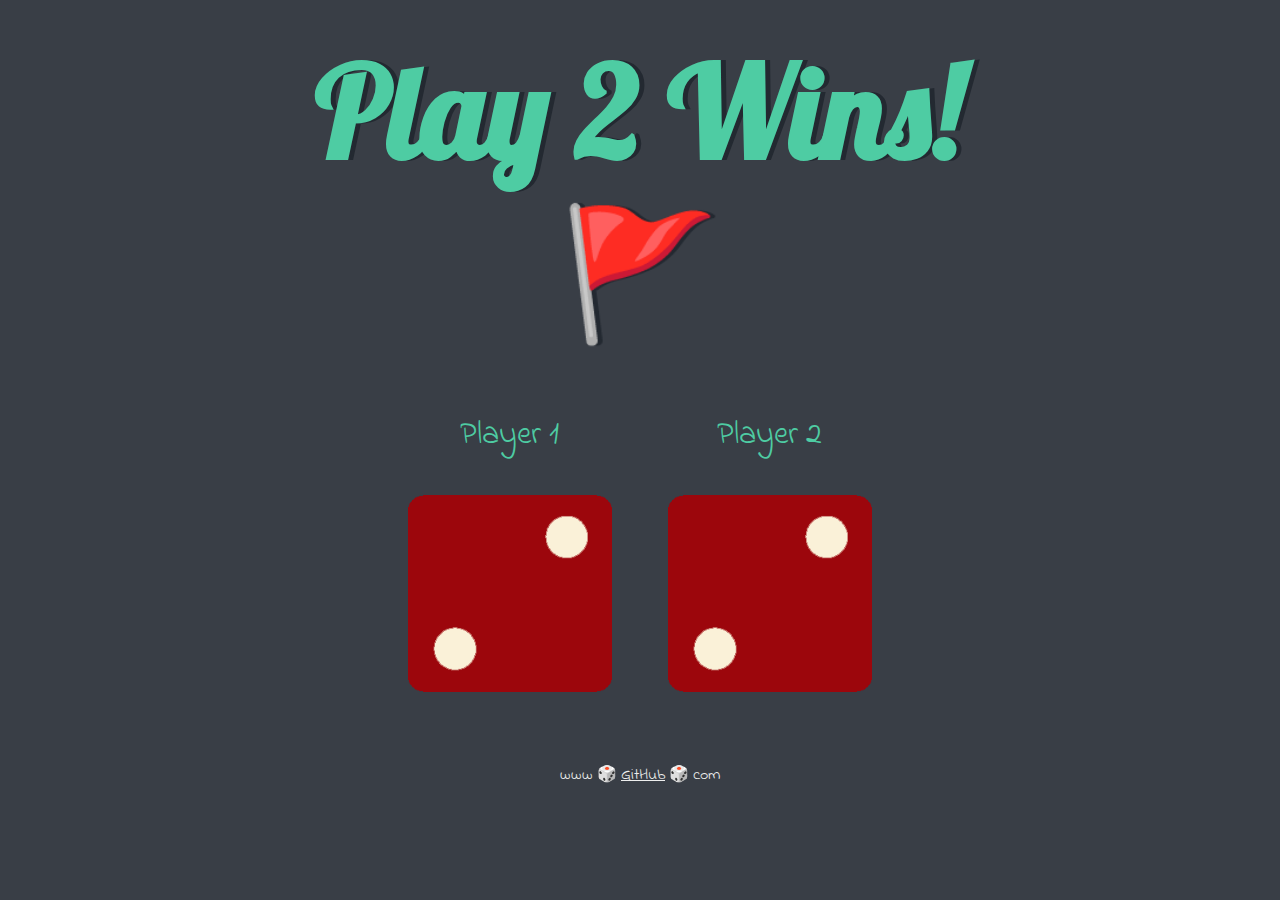
<file: DiceChallenge/index.html>
<!DOCTYPE html>
<html lang="en" dir="ltr">
  <head>
    <meta charset="utf-8">
    <title>Dicee</title>
    <link rel="stylesheet" href="styles.css">
    <link href="https://fonts.googleapis.com/css?family=Indie+Flower|Lobster" rel="stylesheet">
  </head>
  <body>

    <div class="container">
      <h1>Refresh Me</h1>

      <div class="dice">
        <p>Player 1</p>
        <img class="img1" src="dice6.png" alt="dice-img">
      </div>

      <div class="dice">
        <p>Player 2</p>
        <img class="img2" src="dice6.png" alt="dice-img">
      </div>

    </div>
    <script src="index.js" charset="utf-8"></script>
  </body>

  <footer>
    www 🎲 <a href="github.com/Sourav459000">GitHub</a> 🎲 com
  </footer>
</html>
</file>
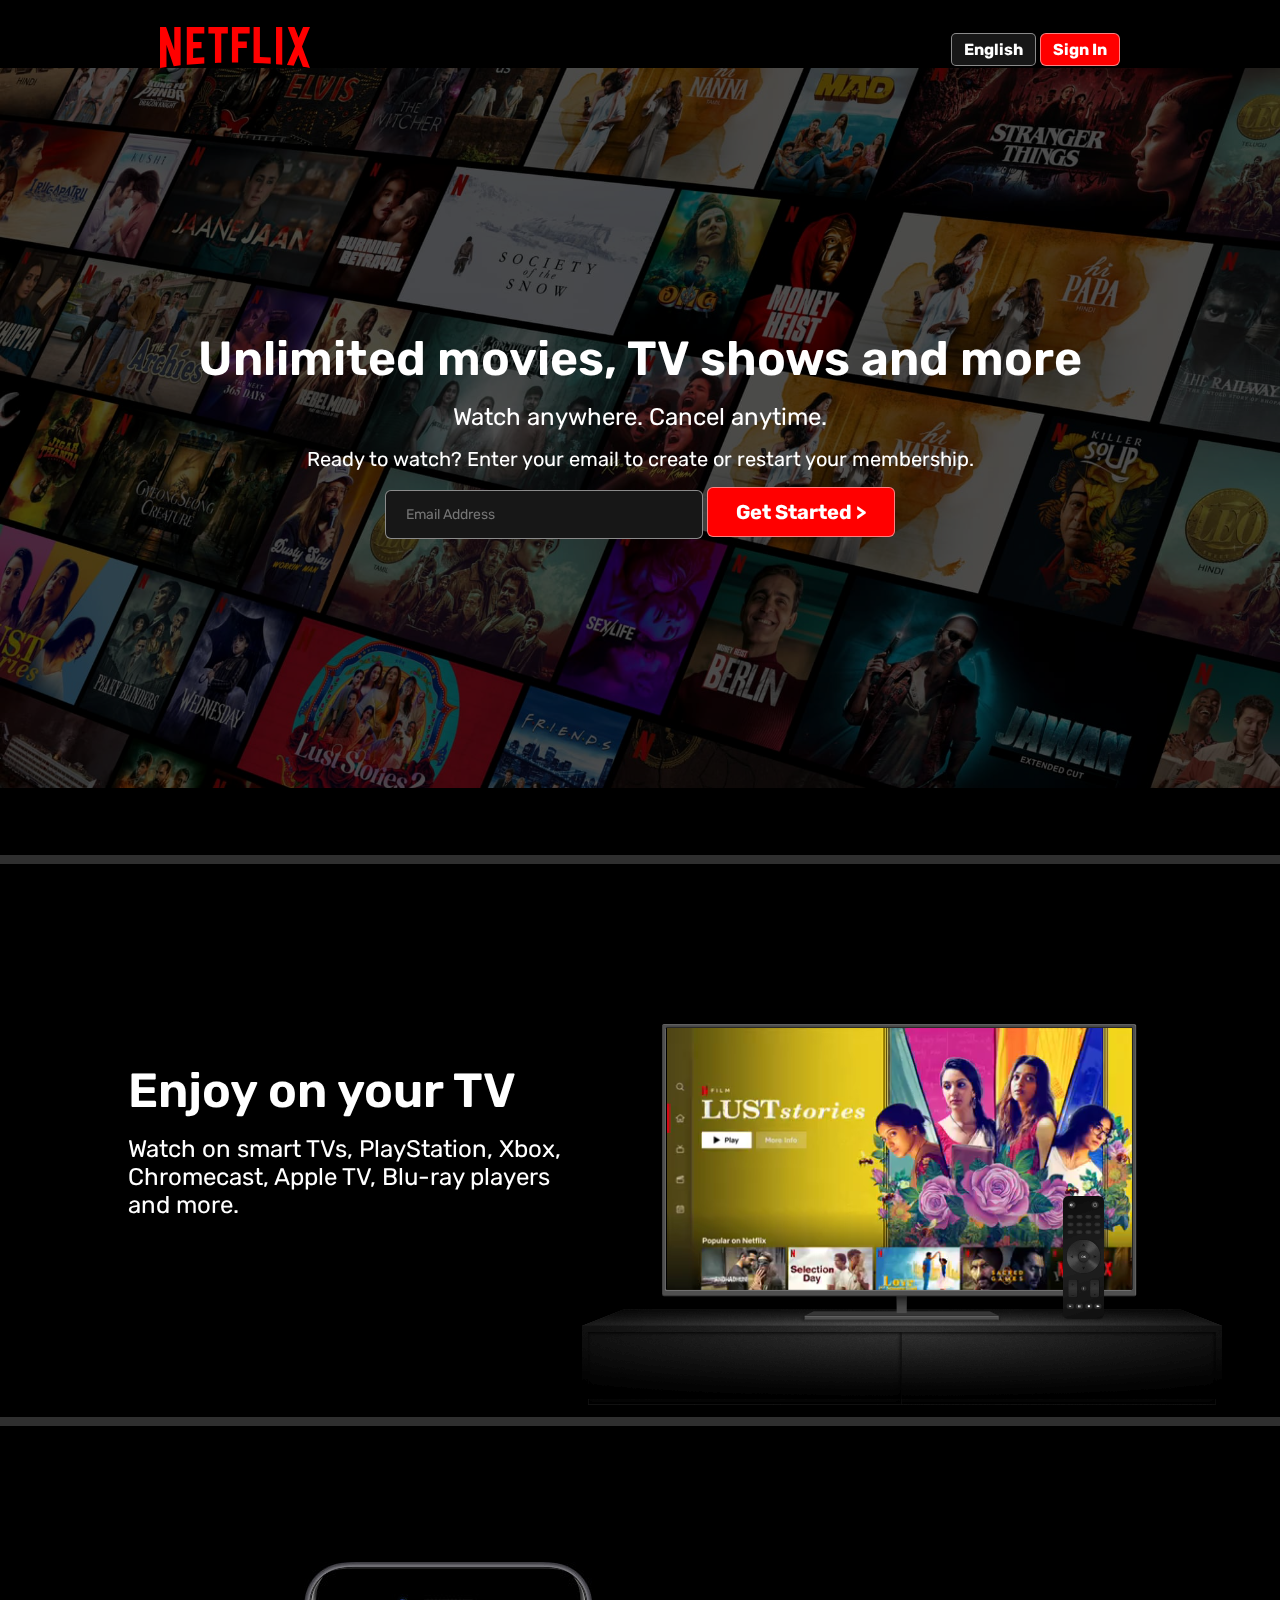
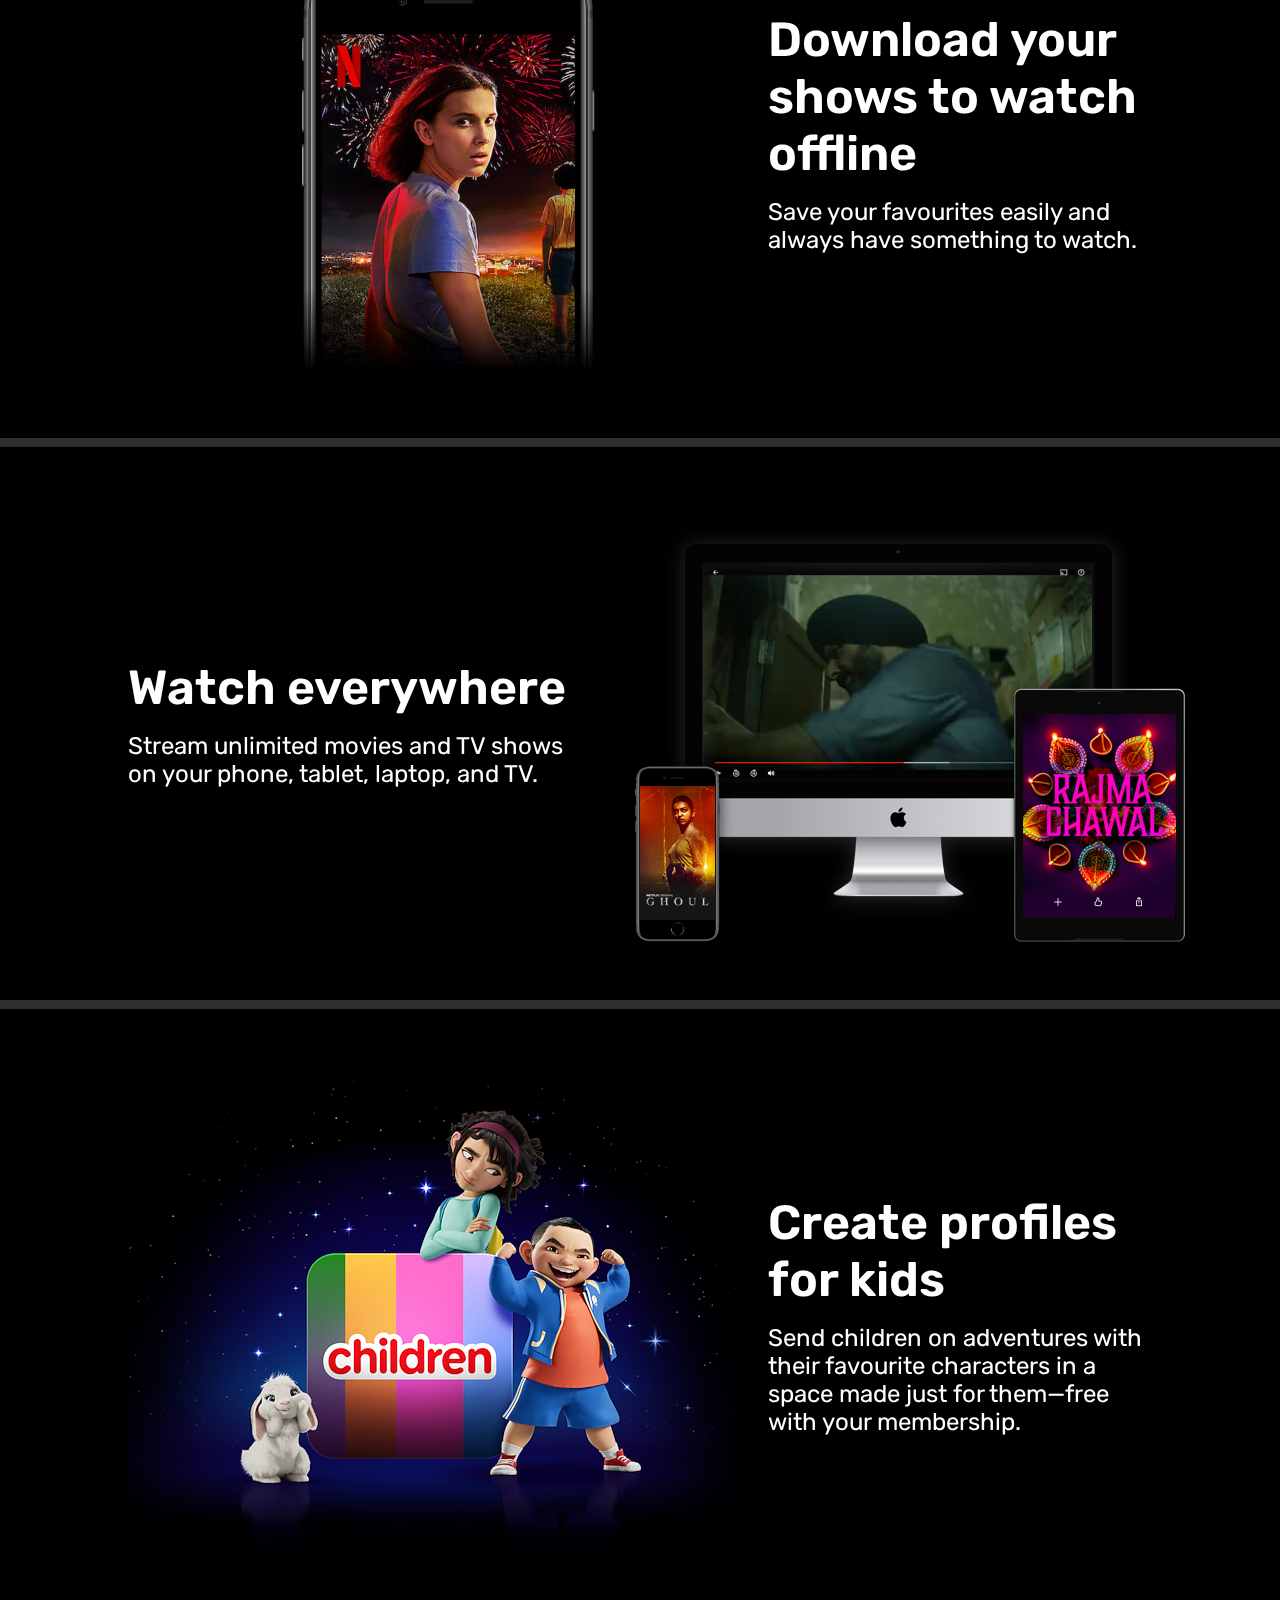
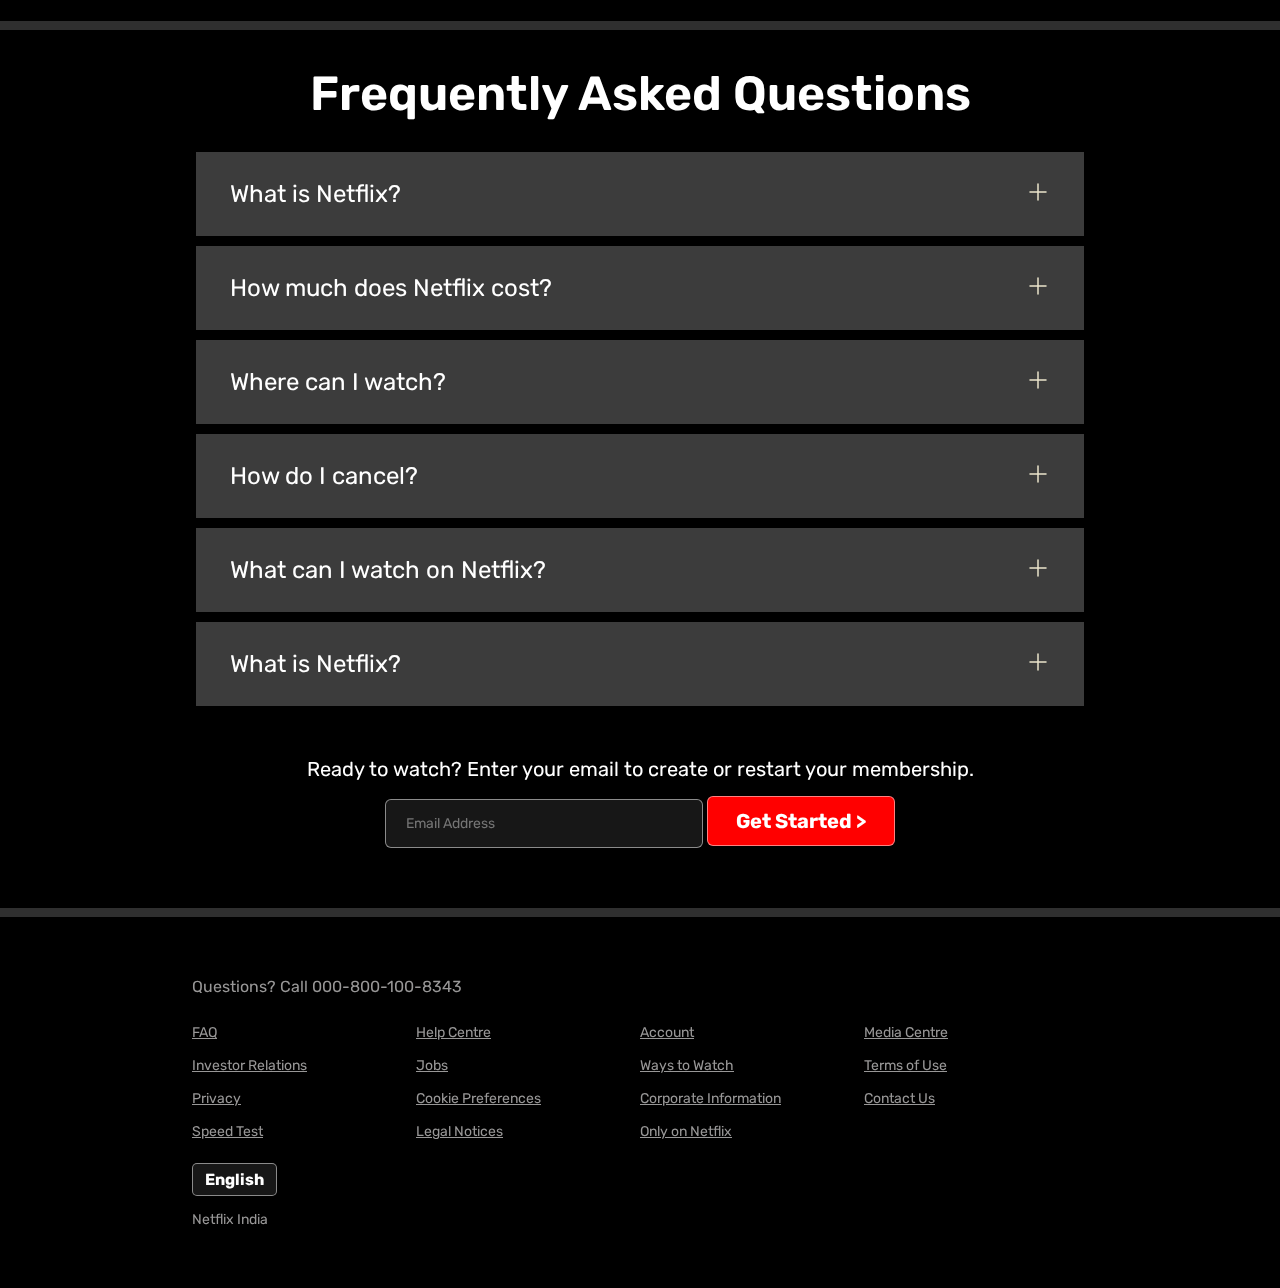
<file: Netflix Clone/index.html>
<!DOCTYPE html>
<html lang="en">

<head>
    <meta charset="UTF-8">
    <meta name="viewport" content="width=device-width, initial-scale=1.0">
    <title>Netflix India - Watch TV Shows Online, Watch Movies Online</title>
    <link rel="stylesheet" href="style.css">
    <link rel="shortcut icon" href="favicon.ico" type="image/x-icon">
</head>

<body>

    <div class="main">
        <nav>
            <span><img width="150" src="assests/images/logo.svg" alt=""></span>
            <div class="flex">
                <button class="btn">English</button>
                <button class="btn btn-red-sm">Sign In</button>
            </div>
        </nav>
        <div class="box">

        </div>
        <div class="hero">
            <span>Unlimited movies, TV shows and more</span>
            <span>Watch anywhere. Cancel anytime.</span>
            <span>Ready to watch? Enter your email to create or restart your membership.</span>
            <div>
                <input type="email" placeholder="Email Address" required>
                <button class="btn btn-red">Get Started &gt;</button>
            </div>
        </div>
    </div>

    <hr>

    <section class="first">
        <div class="text">
            <span>Enjoy on your TV</span>
            <span>Watch on smart TVs, PlayStation, Xbox, Chromecast, Apple TV, Blu-ray players and more.</span>
        </div>
        <div class="FirstImg">
            <img src="assests/images/tv.png" alt="">
            <video src="assests/videos/tv.m4v" autoplay loop></video>
        </div>
    </section>

    <hr>

    <section class="second">
        <div class="secondImg">
            <img src="assests/images/img2.jpg" alt="">
        </div>
        <div class="text2">
            <span>Download your shows to watch offline</span>
            <span>Save your favourites easily and always have something to watch.</span>
        </div>
    </section>

    <hr>

    <section class="first">
        <div class="text">
            <span>Watch everywhere</span>
            <span>Stream unlimited movies and TV shows on your phone, tablet, laptop, and TV.</span>
        </div>
        <div class="FirstImg third">
            <img src="assests/images/tv3.png" alt="">
            <video src="assests/videos/tv3.m4v" autoplay loop></video>
        </div>
    </section>

    <hr>

    <section class="second">
        <div class="secondImg">
            <img src="assests/images/img4.png" alt="">
        </div>
        <div class="text2">
            <span>Create profiles for kids</span>
            <span>Send children on adventures with their favourite characters in a space made just for them—free with
                your membership.</span>
        </div>
    </section>

    <hr>

    <section class="faq">
        <h2>Frequently Asked Questions</h2>
        <div class="box">
            <span>What is Netflix?</span>
            <svg width="24" height="24" viewBox="0 0 24 24" fill="white" xmlns="http://www.w3.org/2000/svg">
                <path d="M12 4V20" stroke="#141B34" stroke-width="1.5" stroke-linecap="round" stroke-linejoin="round" />
                <path d="M4 12H20" stroke="#141B34" stroke-width="1.5" stroke-linecap="round" stroke-linejoin="round" />
            </svg>
        </div>
        <div class="box">
            <span>How much does Netflix cost?</span>
            <svg width="24" height="24" viewBox="0 0 24 24" fill="white" xmlns="http://www.w3.org/2000/svg">
                <path d="M12 4V20" stroke="#141B34" stroke-width="1.5" stroke-linecap="round" stroke-linejoin="round" />
                <path d="M4 12H20" stroke="#141B34" stroke-width="1.5" stroke-linecap="round" stroke-linejoin="round" />
            </svg>
        </div>
        <div class="box">
            <span>Where can I watch?</span>
            <svg width="24" height="24" viewBox="0 0 24 24" fill="white" xmlns="http://www.w3.org/2000/svg">
                <path d="M12 4V20" stroke="#141B34" stroke-width="1.5" stroke-linecap="round" stroke-linejoin="round" />
                <path d="M4 12H20" stroke="#141B34" stroke-width="1.5" stroke-linecap="round" stroke-linejoin="round" />
            </svg>
        </div>
        <div class="box">
            <span>How do I cancel?</span>
            <svg width="24" height="24" viewBox="0 0 24 24" fill="white" xmlns="http://www.w3.org/2000/svg">
                <path d="M12 4V20" stroke="#141B34" stroke-width="1.5" stroke-linecap="round" stroke-linejoin="round" />
                <path d="M4 12H20" stroke="#141B34" stroke-width="1.5" stroke-linecap="round" stroke-linejoin="round" />
            </svg>
        </div>
        <div class="box">
            <span>What can I watch on Netflix?</span>
            <svg width="24" height="24" viewBox="0 0 24 24" fill="white" xmlns="http://www.w3.org/2000/svg">
                <path d="M12 4V20" stroke="#141B34" stroke-width="1.5" stroke-linecap="round" stroke-linejoin="round" />
                <path d="M4 12H20" stroke="#141B34" stroke-width="1.5" stroke-linecap="round" stroke-linejoin="round" />
            </svg>
        </div>
        <div class="box">
            <span>What is Netflix?</span>
            <svg width="24" height="24" viewBox="0 0 24 24" fill="white" xmlns="http://www.w3.org/2000/svg">
                <path d="M12 4V20" stroke="#141B34" stroke-width="1.5" stroke-linecap="round" stroke-linejoin="round" />
                <path d="M4 12H20" stroke="#141B34" stroke-width="1.5" stroke-linecap="round" stroke-linejoin="round" />
            </svg>
        </div>
        <span>Ready to watch? Enter your email to create or restart your membership.</span>
        <div>
            <input type="email" placeholder="Email Address" required>
            <button class="btn btn-red">Get Started &gt;</button>
        </div>
    </section>

    <hr>

    <footer>
        <span>Questions? Call 000-800-100-8343</span>
        <div class="footer">
            <div class="footer-item">
                <a href="faq">FAQ</a>
                <a href="InvestorRelations">Investor Relations</a>
                <a href="Privacy">Privacy</a>
                <a href="SpeedTest">Speed Test</a>
            </div>
            <div class="footer-item">
                <a href="HelpCentre">Help Centre</a>
                <a href="Jobs">Jobs</a>
                <a href="CookiePreferences">Cookie Preferences</a>
                <a href="LegalNotices">Legal Notices</a>
            </div>
            <div class="footer-item">
                <a href="Account">Account</a>
                <a href="WaystoWatch">Ways to Watch</a>
                <a href="CorporateInformation">Corporate Information</a>
                <a href="OnlyonNetflix">Only on Netflix</a>
            </div>
            <div class="footer-item">
                <a href="MediaCentre">Media Centre</a>
                <a href="TermsofUse">Terms of Use</a>
                <a href="ContactUs">Contact Us</a>
            </div>
        </div>
        <button class="btn footer-btn">English</button>
        <p>Netflix India</p>
    </footer>

</body>

</html>
</file>
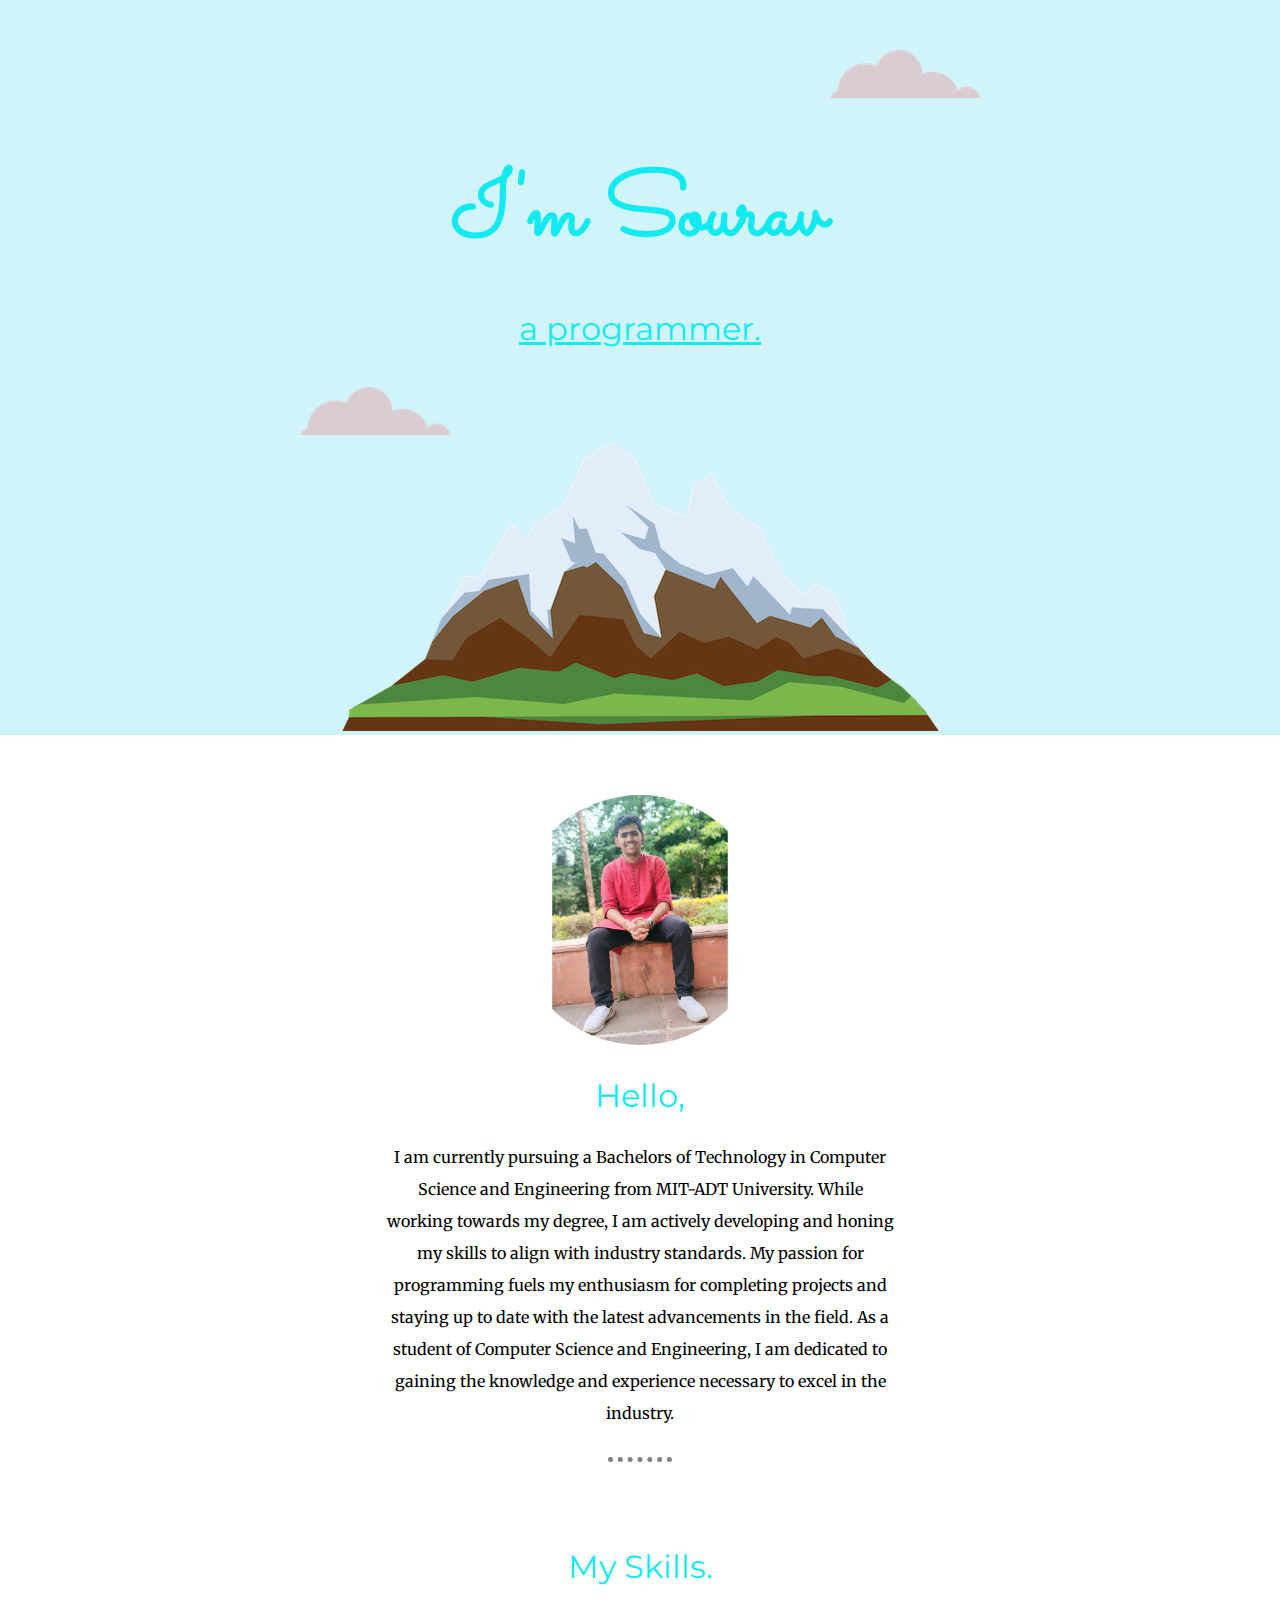
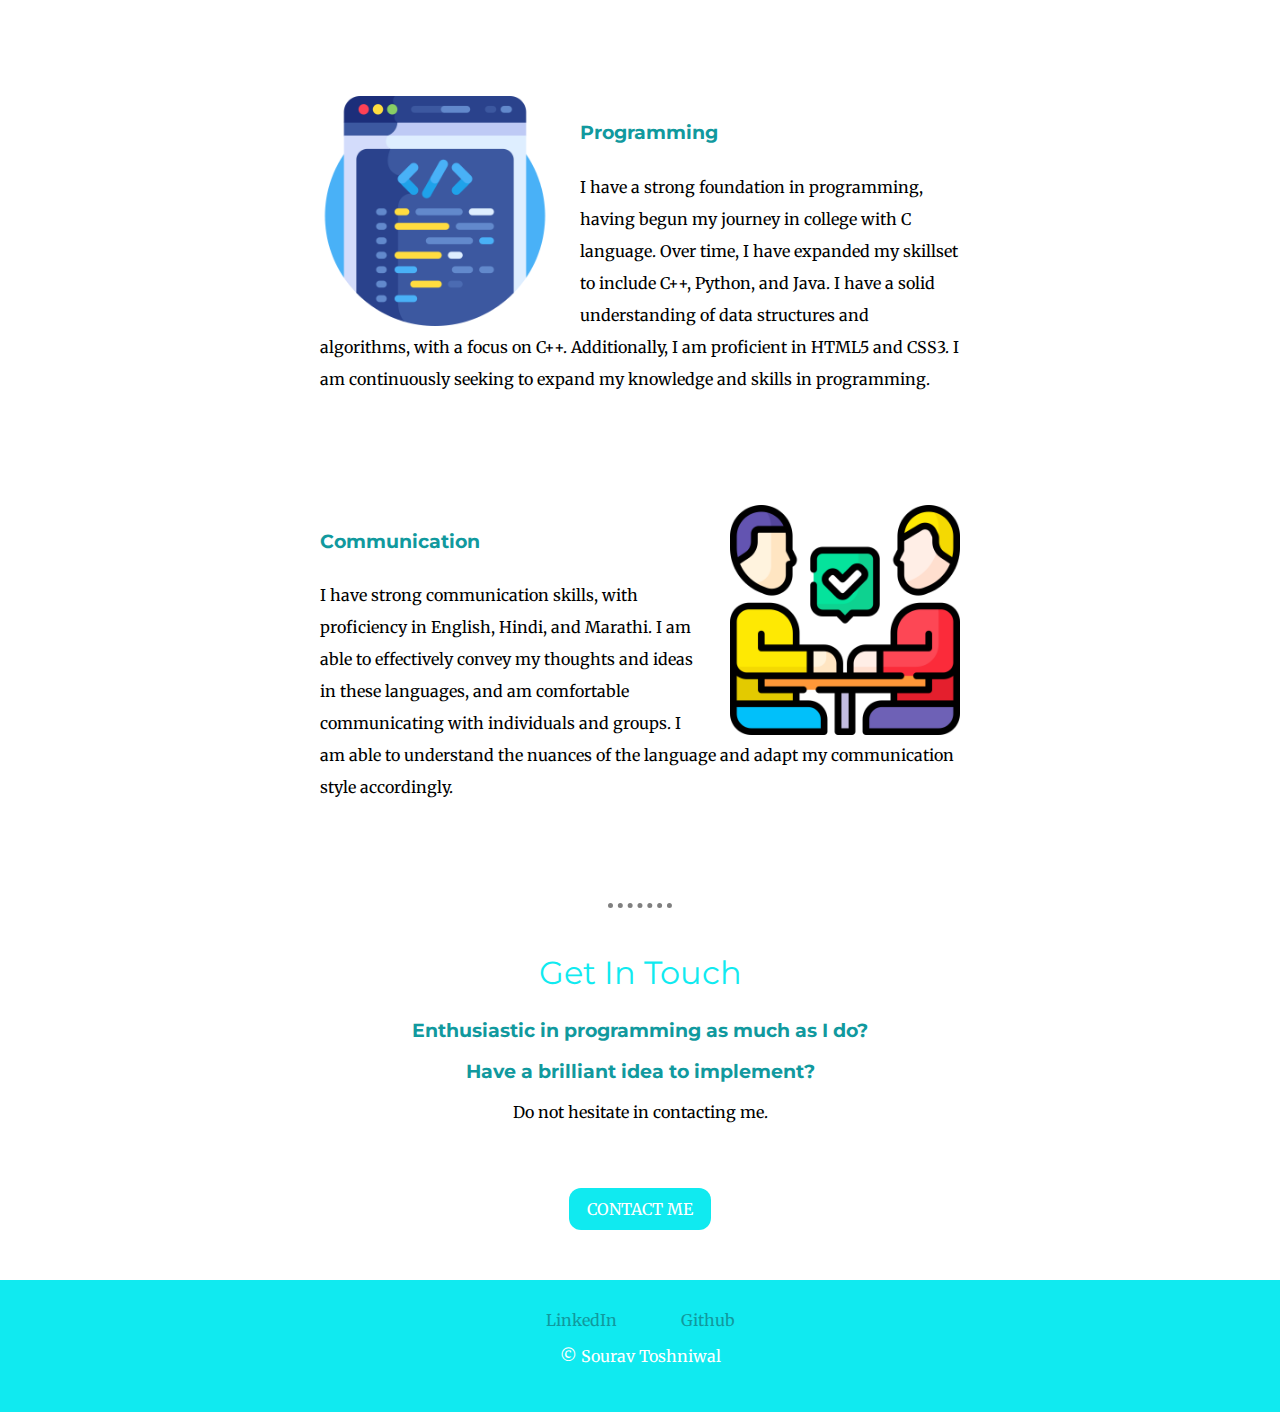
<file: PersonalSite/index.html>
<!DOCTYPE html>
<html lang="en">
<head>
    <meta charset="UTF-8">
    <meta name="viewport" content="width=device-width, initial-scale=1">
    <title>Sourav Toshniwal</title>
    <link rel="stylesheet" href="style.css">
    <link rel="icon" href="favicon.ico">
    <link rel="preconnect" href="https://fonts.googleapis.com"><link rel="preconnect" href="https://fonts.gstatic.com" crossorigin><link href="https://fonts.googleapis.com/css2?family=Merriweather:ital@0;1&family=Montserrat&family=Sacramento&family=Ubuntu:ital,wght@0,500;1,500&display=swap" rel="stylesheet">       
</head>
<body>
    <div class="top-container">
        <img class="top-cloud" src="cloud.png" alt="cloud-img">
        <h1 class="main"><span>I'm Sourav</span></h1>
        <h2 class="pro"><span>a <span class="pro">pro</span>grammer.</span></h2>
        <img class="bottom-cloud" src="cloud.png" alt="cloud-img">
        <img src="mountain.png" alt="mountain-img">
    </div>

    <div class="middle-container">
        <div class="profile">
          <img class="profilepic" src="Sourav.jpg" alt="Sourav-img">
          <h2>Hello,</h2>
          <p class="PD">I am currently pursuing a Bachelors of Technology in Computer Science and Engineering from MIT-ADT University. While working towards my degree, I am actively developing and honing my skills to align with industry standards. My passion for programming fuels my enthusiasm for completing projects and staying up to date with the latest advancements in the field. As a student of Computer Science and Engineering, I am dedicated to gaining the knowledge and experience necessary to excel in the industry.</p><br>
        </div>
        <hr>
        <div class="skills">
          <br><br>
          <h2>My Skills.</h2>
          <div class="skill-row">
            <img class="programming" src="programming.png" alt="programming-img">
            <h3>Programming</h3>
            <p>I have a strong foundation in programming, having begun my journey in college with C language. Over time, I have expanded my skillset to include C++, Python, and Java. I have a solid understanding of data structures and algorithms, with a focus on C++. Additionally, I am proficient in HTML5 and CSS3. I am continuously seeking to expand my knowledge and skills in programming.</p>
          </div>
          <div class="skill-row">
            <img class="communication" src="communication.png" alt="communication-img">
            <h3>Communication</h3>
            <p>I have strong communication skills, with proficiency in English, Hindi, and Marathi. I am able to effectively convey my thoughts and ideas in these languages, and am comfortable communicating with individuals and groups. I am able to understand the nuances of the language and adapt my communication style accordingly.</p>
          </div>
        </div>
        <hr>
        <div class="contact-me">
          <h2>Get In Touch</h2>
          <h3>Enthusiastic in programming as much as I do?</h3>
          <h3>Have a brilliant idea to implement?</h3>
          <p class="padding">Do not hesitate in contacting me.</p>
          <a class="btn" href="mailto:sourav280902@gmail.com">CONTACT ME</a>
        </div>
      </div>
      
      <div class="bottom-container">
        <a class="footer-link" href="https://linkedin.com/in/sourav-toshniwal-b21513223">LinkedIn</a>
        <a class="footer-link" href="https://github.com/Sourav459000">Github</a>
        <p class="copyright">© Sourav Toshniwal</p>
      </div>
      
</body>
</html>
</file>
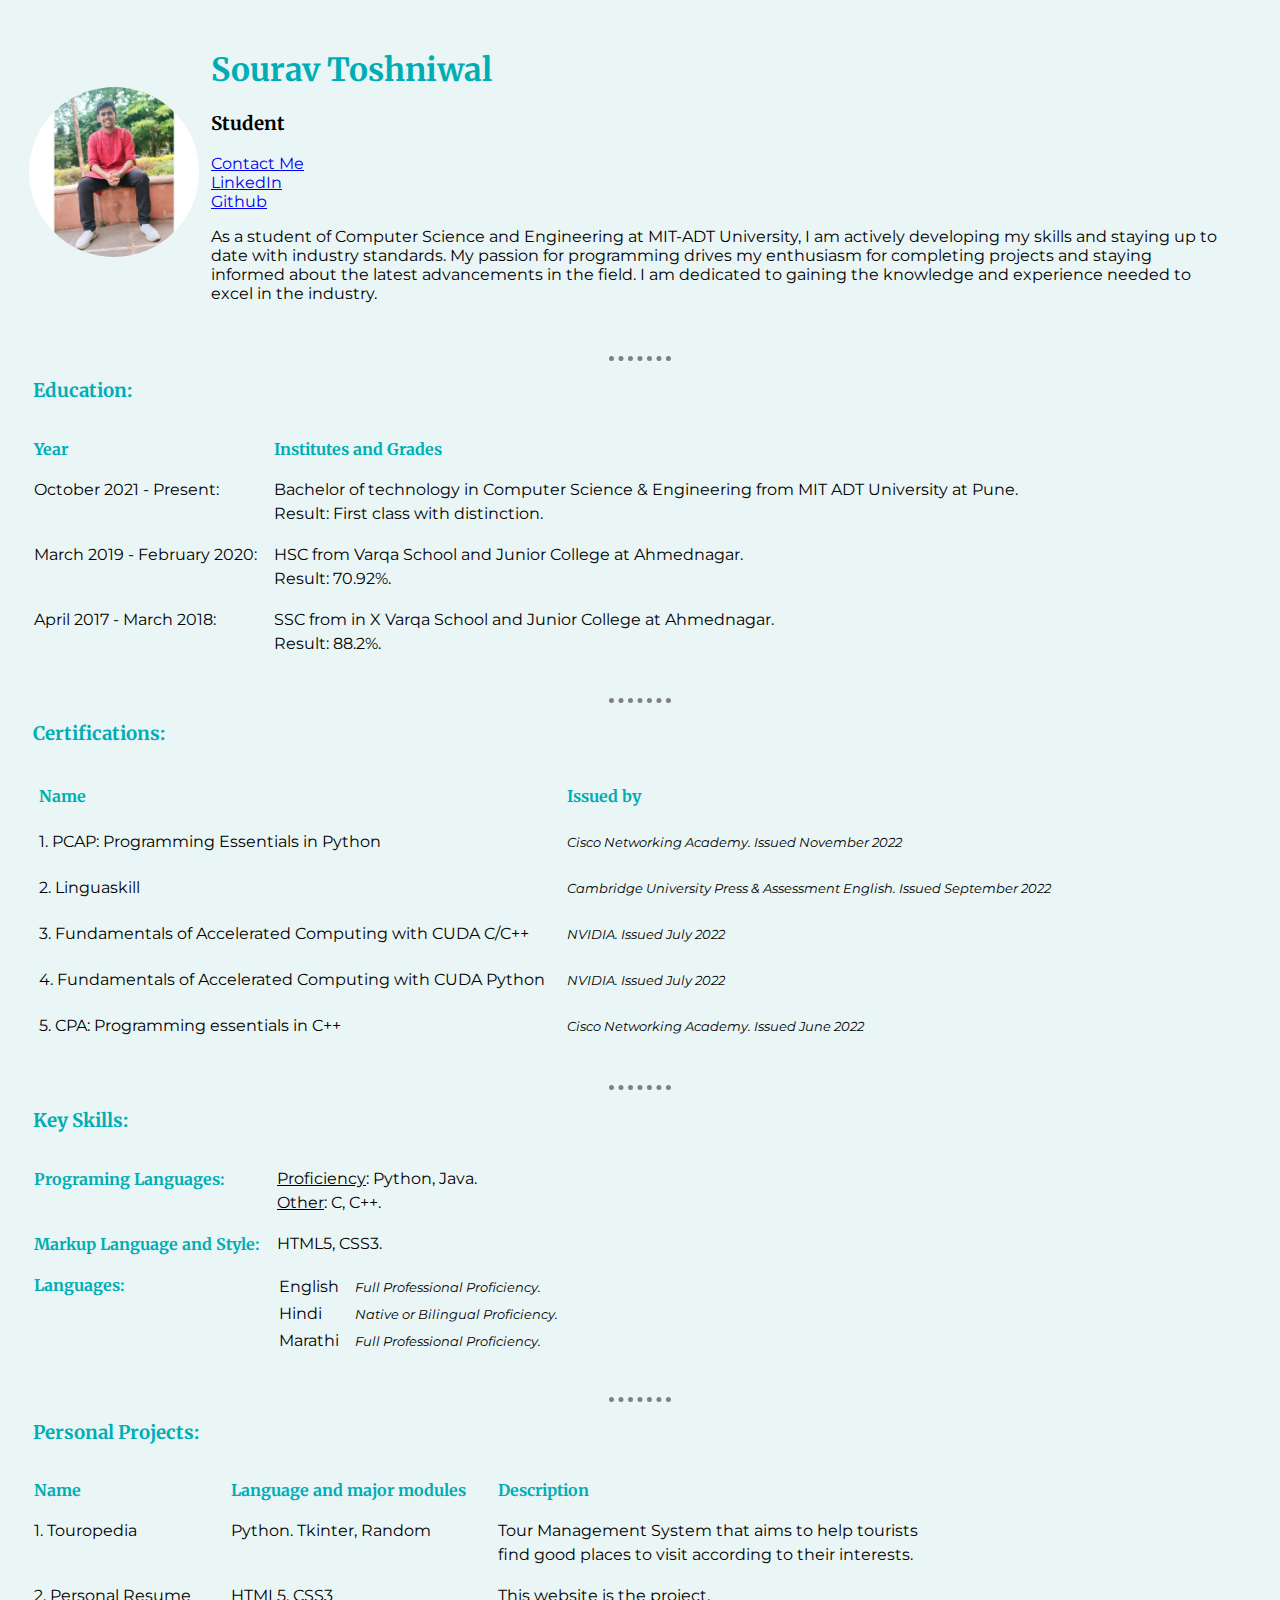
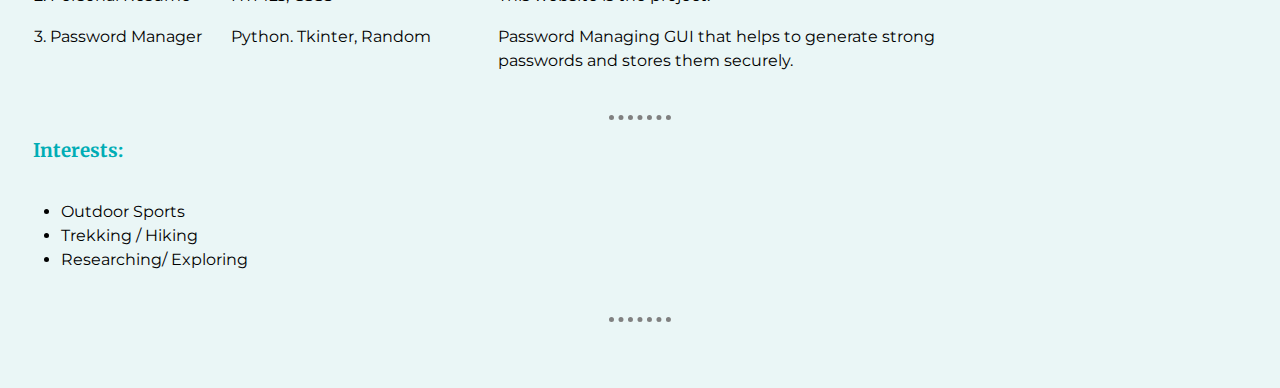
<file: SouravResume/index.html>
<!DOCTYPE html>
<html lang="en">
<head>
    <meta charset="UTF-8">
    <meta name="viewport" content="width=device-width, initial-scale=1">
    <title>Sourav's Resume</title>
    <link rel="stylesheet" href="styles.css">
    <link rel="icon" href="favicon1.ico">
    <link rel="preconnect" href="https://fonts.googleapis.com"><link rel="preconnect" href="https://fonts.gstatic.com" crossorigin><link href="https://fonts.googleapis.com/css2?family=Merriweather:ital@0;1&family=Montserrat&family=Sacramento&family=Ubuntu:ital,wght@0,500;1,500&display=swap" rel="stylesheet">
</head>
<body>
    <table cellspacing="10">
        <tr>
            <td>
                <img src="Sourav.jpg" alt="Sourav's Profile Picture" width="170" height="170">
            </td>
            <td>
                <h1>Sourav Toshniwal</h1>
                <h3 id="student" style=" color: black;">Student</h3>
                <a href="contactMe.html">Contact Me</a><br> 
                <a href="https://linkedin.com/in/sourav-toshniwal-b21513223">LinkedIn</a><br> 
                <a href="https://github.com/Sourav459000">Github</a>
                <p class="top-para">As a student of Computer Science and Engineering at MIT-ADT University, I am actively developing my skills and staying up to date with industry standards. My passion for programming drives my enthusiasm for completing projects and staying informed about the latest advancements in the field. I am dedicated to gaining the knowledge and experience needed to excel in the industry.</p>
            </td>
        </tr>
    </table><br>
    <hr>
    
    <h3>Education:</h3>
    <table cellspacing="15" class="line-height">
        <thead>
            <tr>
                <th>
                    Year 
                </th>
                <th>
                    Institutes and Grades
                </th>
            </tr>
        </thead>
        <tbody>
            <tr>
                <td valign="top">
                    October 2021 - Present:
                </td>
                <td>
                    Bachelor of technology in Computer Science & Engineering from MIT ADT University at Pune. <br>
                    Result: First class with distinction.
                </td>
            </tr>
            <tr>
                <td valign="top">
                    March 2019 - February 2020:
                </td>
                <td>
                    HSC from Varqa School and Junior College at Ahmednagar. <br>
                    Result: 70.92%.
                </td>
            </tr>
            <tr>
                <td valign="top">
                    April 2017 - March 2018:
                </td>
                <td>
                    SSC from in X Varqa School and Junior College at Ahmednagar. <br>
                    Result: 88.2%.
                </td>
            </tr>
        </tbody>
        <!-- <tfoot>

        </tfoot> -->
    </table><br>
    <hr>

    <h3>Certifications:</h3>
    <table cellspacing="20" class="line-height">
    <thead>
        <tr>
            <th>
                Name
            </th>
            <th>
                Issued by
            </th>
        </tr>
    </thead>
        <tbody>
            <tr>
                <td valign="top">
                    1. PCAP: Programming Essentials in Python <br>
                </td>
                <td valign="top">
                    <em class="emFont">Cisco Networking Academy. Issued November 2022</em>
                </td>
            </tr>
            <tr>
                <td valign="top">
                    2. Linguaskill <br>
                </td>
                <td valign="top">
                    <em class="emFont">Cambridge University Press & Assessment English. Issued September 2022</em>
                </td>
            </tr>
            <tr>
                <td valign="top">
                    3. Fundamentals of Accelerated Computing with CUDA C/C++ <br>
                </td>
                <td valign="top">
                    <em class="emFont">NVIDIA. Issued July 2022</em>
                </td>
            </tr>
            <tr>
                <td valign="top">
                    4. Fundamentals of Accelerated Computing with CUDA Python <br>
                </td>
                <td valign="top">
                    <em class="emFont">NVIDIA. Issued July 2022</em>
                </td>
            </tr>
            <tr>
                <td valign="top">
                    5. CPA: Programming essentials in C++ <br>
                </td>
                <td valign="top">
                    <em class="emFont">Cisco Networking Academy. Issued June 2022</em>
                </td>
            </tr>
        </tbody>
    </table> <br>
    <hr>

    <h3>Key Skills:</h3>
    <table cellspacing="15" class="line-height">
        <tbody> 
            <tr>
                <th valign="top">
                    Programing Languages:
                </th>
                <td>
                    <u>Proficiency</u>: Python, Java. <br><u>Other</u>: C, C++.
                </td>
            </tr>
            <tr>
                <th valign="top">
                    Markup Language and Style:
                </th>
                <td>
                    HTML5, CSS3.
                </td>
            </tr>
            <tr>
                <th valign="top">
                    Languages:
                </th>
                <td valign="top">
                    <table cellspacing="1">
                        <tbody>
                            <tr>
                                <td valign="top">
                                    English
                                </td>
                                <td valign="top">
                                    <em class="emFont">&emsp;Full Professional Proficiency.</em>
                                </td>
                            </tr>
                            <tr>
                                <td valign="top">
                                    Hindi
                                </td>
                                <td valign="top">
                                    <em class="emFont">&emsp;Native or Bilingual Proficiency.</em>
                                </td>
                            </tr>
                            <tr>
                                <td valign="top">
                                    Marathi
                                </td>
                                <td valign="top">
                                    <em class="emFont">&emsp;Full Professional Proficiency.</em>
                                </td>
                            </tr>
                        </tbody>
                    </table>
                </td>
            </tr>
        </tbody>
    </table><br>
    <hr>

    <h3>Personal Projects:</h3>
    <table cellspacing="15" class="line-height">
        <thead>
            <tr>
                <th width="180px">
                    Name
                </th>
                <th width="250px">
                    Language and major modules
                </th>
                <th width="450px">
                    Description
                </th>
            </tr>
        </thead>
        <tbody>
            <tr>
                <td valign="top">
                    1. Touropedia
                </td>
                <td valign="top">
                    Python. Tkinter, Random
                </td>
                <td valign="top">
                    Tour Management System that aims to help tourists find good 
                    places to visit according to their interests.
                </td>
            </tr>
            <tr>
                <td valign="top">
                    2. Personal Resume
                </td>
                <td valign="top">
                    HTML5, CSS3
                </td>
                <td valign="top">
                    This website is the project. 
                </td>
            </tr>
            <tr>
                <td valign="top">
                    3. Password Manager
                </td>
                <td valign="top">
                    Python. Tkinter, Random
                </td>
                <td valign="top">
                    Password Managing GUI that helps to generate strong 
                    passwords and stores them securely.
                </td>
            </tr>
        </tbody>
    </table><br>
    <hr>

    <h3>Interests:</h3>
    <table class="line-height">
        <tbody>
            <tr>
                <td>
                    <ul>
                        <li>Outdoor Sports</li>
                        <li>Trekking / Hiking</li>
                        <li>Researching/ Exploring</li> 
                    </ul>
                </td>
            </tr>
        </tbody>
    </table><br>
    <hr>
    
</body>
</html>
</file>
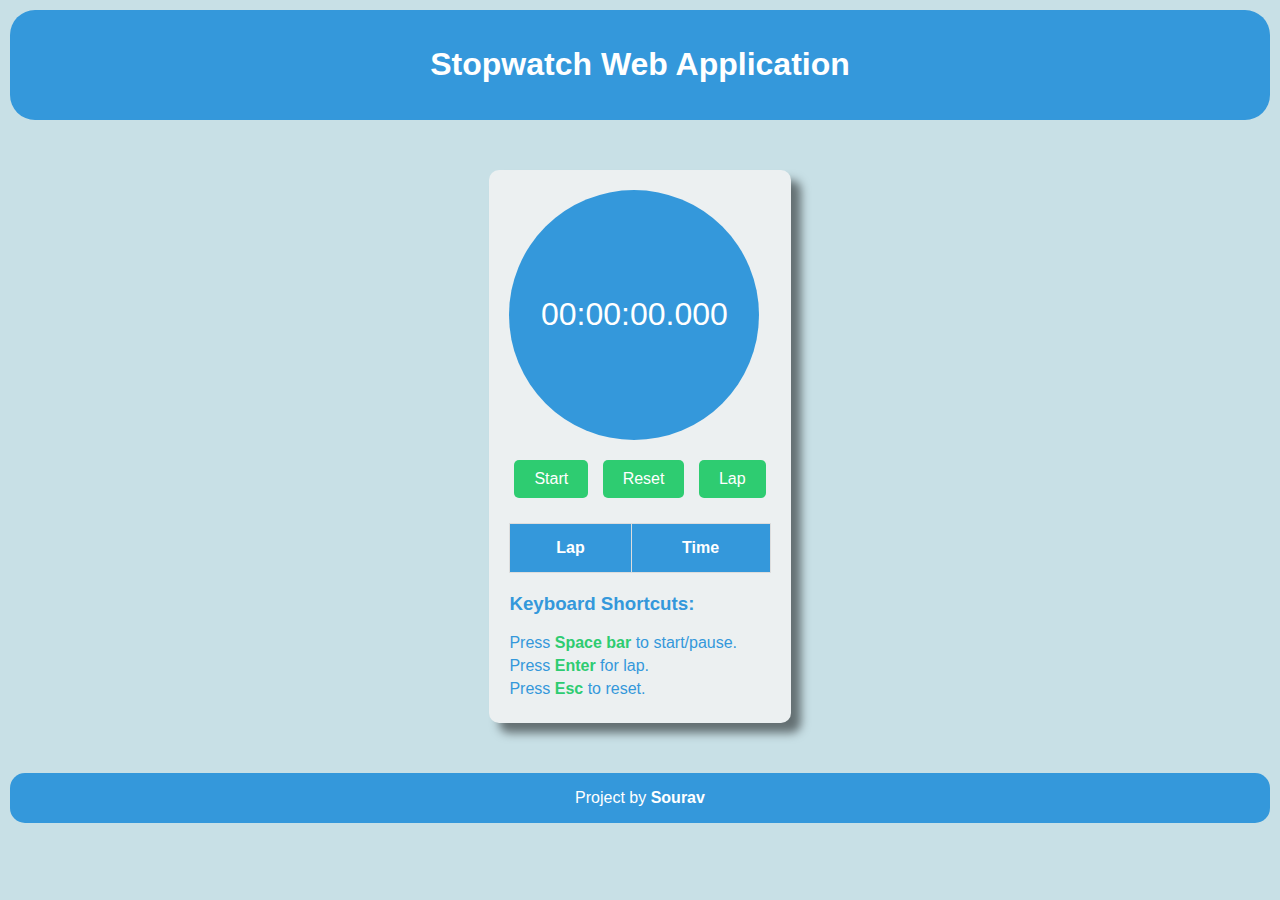
<file: Stopwatch/index.html>
<!DOCTYPE html>
<html lang="en">

<head>
  <meta charset="UTF-8">
  <meta name="viewport" content="width=device-width, initial-scale=1.0">
  <link rel="stylesheet" href="style.css">
  <title>Stopwatch App</title>
</head>

<body>
  <div class="navbar">
    <h1>Stopwatch Web Application</h1>
  </div>
  <div class="stopwatch-container">
    <div class="stopwatch">
      <div id="time-container">
        <div id="display">00:00:00.000</div>
      </div>
      <button id="startStop" onclick="startStop()">Start</button>
      <button id="reset" onclick="reset()">Reset</button>
      <button id="lap" onclick="lap()">Lap</button>
      <table id="lapsTable">
        <thead>
          <tr>
            <th>Lap</th>
            <th>Time</th>
          </tr>
        </thead>
        <tbody id="lapsBody"></tbody>
      </table>
      <div id="instructions">
        <h3>Keyboard Shortcuts:</h3>
        <p>Press <strong>Space bar</strong> to start/pause.</p>
        <p>Press <strong>Enter</strong> for lap.</p>
        <p>Press <strong>Esc</strong> to reset.</p>
      </div>
    </div>
  </div>
  <footer>
    <p>Project by <strong>Sourav</strong></p>
  </footer>

  <script src="script.js"></script>
</body>

</html>
</file>
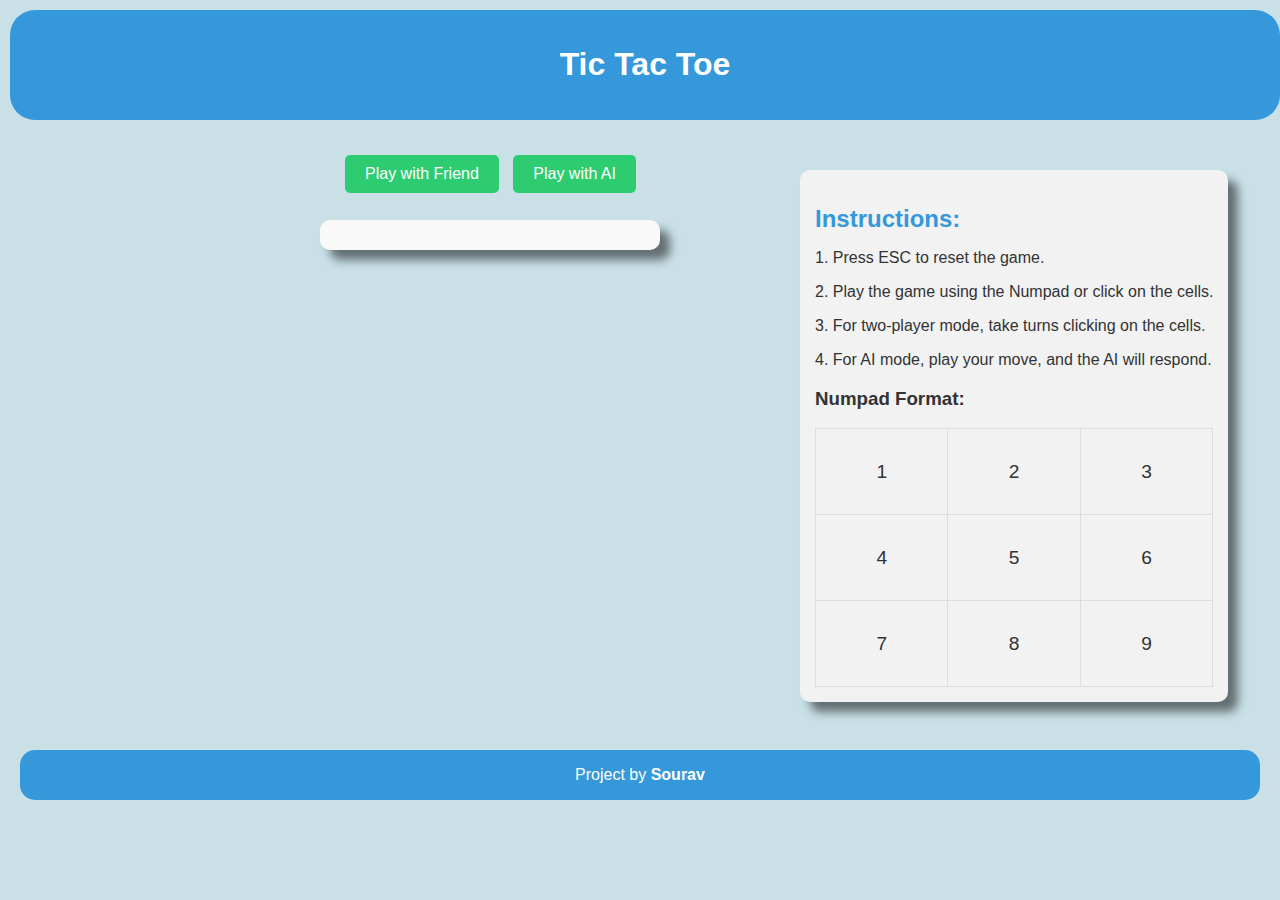
<file: TicTacToe/index.html>
<!DOCTYPE html>
<html lang="en">
<head>
    <meta charset="UTF-8">
    <meta name="viewport" content="width=device-width, initial-scale=1.0">
    <link rel="stylesheet" href="style.css">
    <title>Tic Tac Toe</title>
</head>
<body>
    <div class="navbar">
        <h1>Tic Tac Toe</h1>
    </div>
    <div class="container">
        <div id="gameBoard" class="game-board"></div>
        <div id="winnerDisplay" class="winner-display"></div>
        <div class="instructions">
            <h2>Instructions:</h2>
            <p>1. Press ESC to reset the game.</p>
            <p>2. Play the game using the Numpad or click on the cells.</p>
            <p>3. For two-player mode, take turns clicking on the cells.</p>
            <p>4. For AI mode, play your move, and the AI will respond.</p>
            
            <h3>Numpad Format:</h3>
            <table>
                <tr>
                    <td>1</td>
                    <td>2</td>
                    <td>3</td>
                </tr>
                <tr>
                    <td>4</td>
                    <td>5</td>
                    <td>6</td>
                </tr>
                <tr>
                    <td>7</td>
                    <td>8</td>
                    <td>9</td>
                </tr>
            </table>
        </div>
        <div class="buttons-container">
            <button id="playWithFriendBtn" onclick="startGame(false)">Play with Friend</button>
            <button id="playWithAIBtn" onclick="startGame(true)">Play with AI</button>
        </div>
        <div id="resetBtnContainer" class="reset-btn-container">
            <!-- Reset button will be dynamically added here -->
        </div>
    </div>
    <footer>
        <p>Project by <strong>Sourav</strong></p>
    </footer>
    
    <script src="script.js"></script>
</body>
</html>
</file>
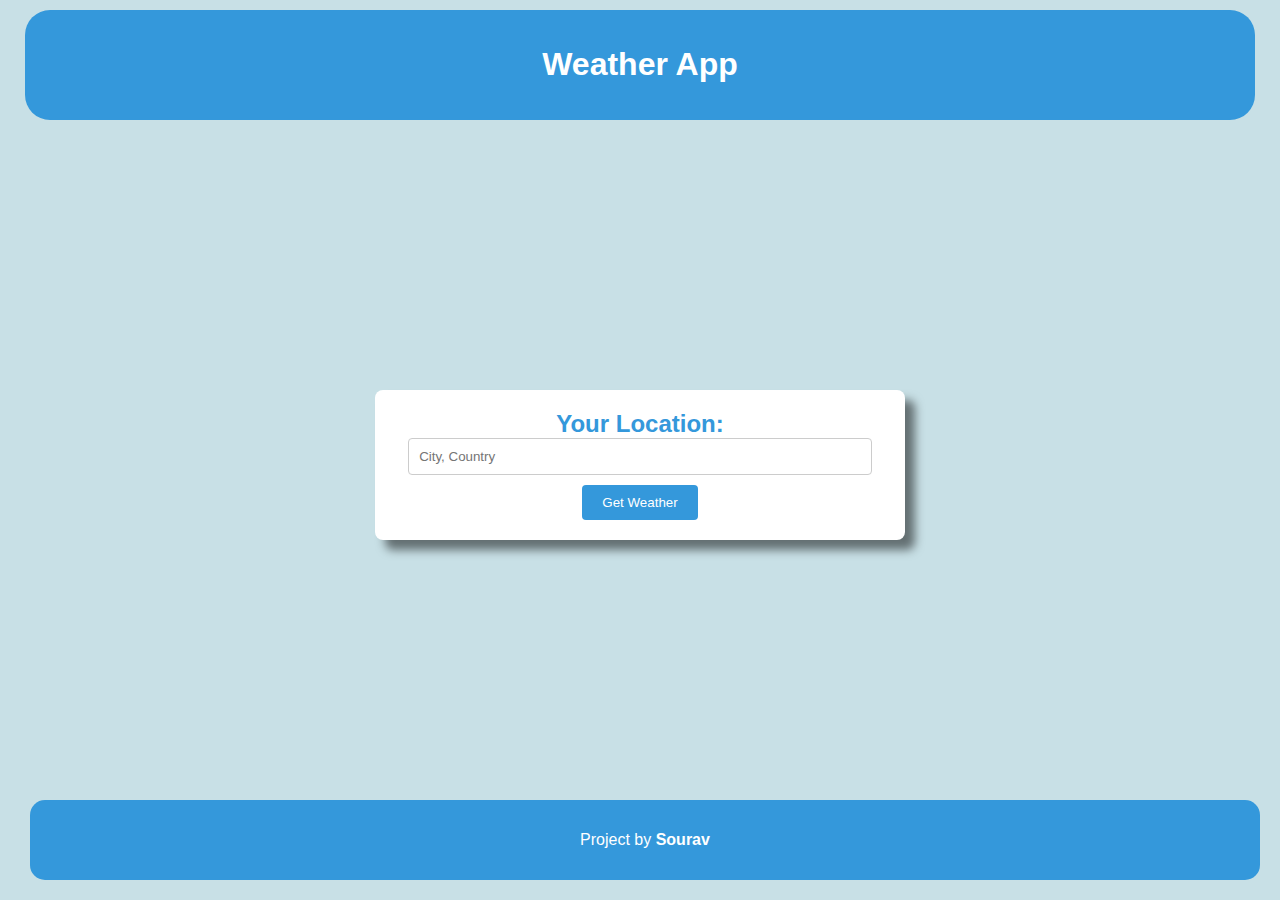
<file: WeatherApp/index.html>
<!DOCTYPE html>
<html lang="en">
<head>
    <meta charset="UTF-8">
    <meta name="viewport" content="width=device-width, initial-scale=1.0">
    <title>Weather App</title>
    <link rel="stylesheet" href="styles.css">
</head>
<body>
    <div class="navbar">
        <h1>Weather App</h1>
    </div>

    <div class="container">
        <label id="yourLocation" for="locationInput"><strong>Your Location:</strong></label>
        <input type="text" id="locationInput" placeholder="City, Country">
        <button id="getWeatherBtn" onclick="getWeather()">Get Weather</button>
        <div id="weatherInfo"></div>
    </div>    

    <footer>
        <p>Project by <strong>Sourav</strong></p>
    </footer>

    <script src="script.js"></script>
</body>
</html>
</file>
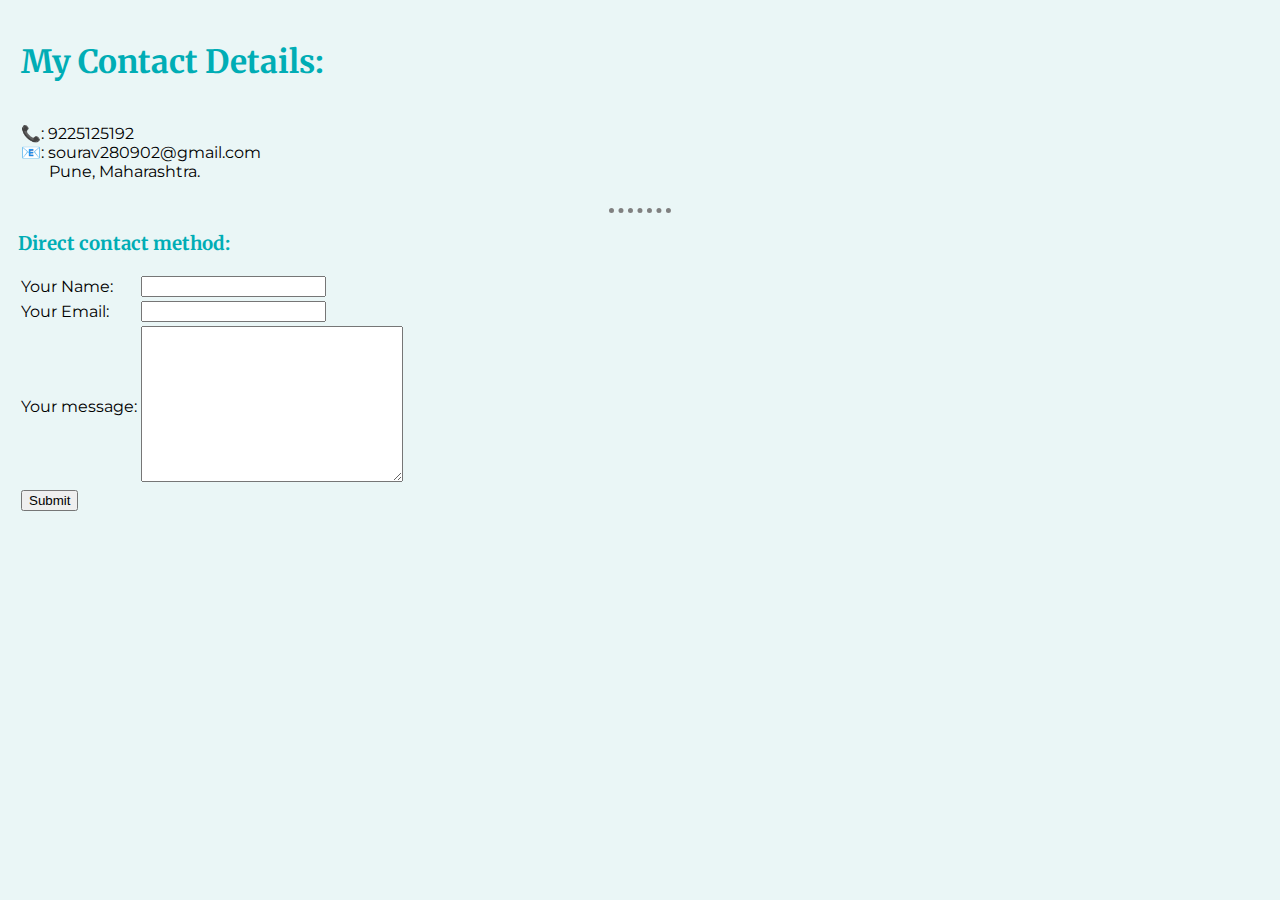
<file: SouravResume/contactMe.html>
<!DOCTYPE html>
<html lang="en">
<head>
    <meta charset="UTF-8">
    <title>Contact Me</title>
    <link rel="stylesheet" href="styles.css">
    <link rel="icon" href="favicon1.ico">
    <link rel="preconnect" href="https://fonts.googleapis.com"><link rel="preconnect" href="https://fonts.gstatic.com" crossorigin><link href="https://fonts.googleapis.com/css2?family=Merriweather:ital@0;1&family=Montserrat&family=Sacramento&family=Ubuntu:ital,wght@0,500;1,500&display=swap" rel="stylesheet">
</head>
<body>
    <table>
        <tbody>
            <tr>
                <td>
                    <h1>My Contact Details:</h1>
                </td>
            </tr>
            <tr>
                <td>
                    <p>📞: 9225125192
                    <br>📧: sourav280902@gmail.com
                    <br> &emsp; &nbsp; Pune, Maharashtra.</p>
                </td>
            </tr>
        </tbody>
    </table>
    <hr>

    <h3 id="DCM">Direct contact method:</h3>
    <form action="mailto:sourav280902@gmail.com" method="post" enctype="text/plain">
        <table cellspacing="2">
            <tbody>
                <tr>
                    <td>
                        <label>Your Name:</label>   
                    </td>
                    <td>
                        <input type="text" name="Your Name" id=""><br>
                    </td>
                </tr>
                <tr>
                    <td>
                        <label>Your Email:</label>
                    </td>
                    <td>
                        <input type="email" name="Your Email" id=""> <br>
                    </td>
                </tr>
                <tr>
                    <td>
                        <Label>Your message:</Label>
                    </td>
                    <td>
                        <textarea name="Your message" id="" cols="30" rows="10"></textarea>
                    </td>
                </tr>
                <tr>
                    <td>
                        <input type="submit" value="Submit">
                    </td>
                </tr>
            </tbody>
        </table>
    </form>
</body>
</html>
</file>
<file: DiceChallenge/styles.css>
.container {
  width: 70%;
  margin: auto;
  text-align: center;
}

.dice {
  text-align: center;
  display: inline-block;

}

body {
  background-color: #393E46;
}

h1 {
  margin: 30px;
  font-family: 'Lobster', cursive;
  text-shadow: 5px 0 #232931;
  font-size: 8rem;
  color: #4ECCA3;
}

p {
  font-size: 2rem;
  color: #4ECCA3;
  font-family: 'Indie Flower', cursive;
}

img {
  width: 80%;
}

footer {
  margin-top: 5%;
  color: #EEEEEE;
  text-align: center;
  font-family: 'Indie Flower', cursive;
}

a {
  color: #EEEEEE;
}
</file>
<file: Netflix Clone/style.css>
@import url('https://fonts.googleapis.com/css2?family=Rubik:wght@400;600&display=swap');

* {
    padding: 0;
    margin: 0;
    font-family: 'Rubik', sans-serif;
}

body {
    background-color: black;
}
    
.main {
    background-image: url("assests/images/bg.jpg");
    background-position: center center;
    background-size: max(1200px, 100vw);
    background-repeat: no-repeat;
    height: 95vh;
    position: relative;
}

.main .box {
    height: 95vh;
    width: 100%;
    opacity: 0.6;
    background-color: black;
    position: absolute;
    top: 0;
}

nav {
    max-width: 75vw;
    display: flex;
    justify-content: space-between;
    margin: auto;
    align-items: center;
    padding-top: 3vh;
}

nav img, nav button {
    position: relative;
    z-index: 1;
}

.main .hero {
    height: 85%;
    color: white;
    display: flex;
    justify-content: center;
    align-items: center;
    flex-direction: column;
    position: relative;
    z-index: 1;
    text-align: center;
    padding: 0 30px;
}

.hero> :first-child {
    font-size: 48px;
    font-weight: 600;
}

.hero> :nth-child(2) {
    font-size: 24px;
    margin-top: 1rem;
}

.hero> :nth-child(3) {
    font-size: 20px;
    margin-top: 1rem;
}

.hero> :nth-child(4) {
    margin-top: 1rem;
}

hr {
    height: 9px;
    background-color: rgb(47, 47, 47);
    border: none;
}

.btn {
    padding: 3px 8px;
    font-weight: bold;
    background-color: rgba(23, 23, 23, 1);
    color: white;
    border-radius: 5px;
    padding: 6px 12px;
    font-size: 16px;
    border: 1px solid rgba(255, 255, 255, .5);
}

.btn-red {
    background-color: red;
    color: white;
    padding: 12px 28px;
    font-size: 20px;
    border-radius: 6px;
}

.btn-red-sm {
    background-color: red;
    color: white;
    padding: 6px 12px;
    font-size: 16px;
    border-radius: 6px;
}

.main input, .faq input {
    padding: 15px 100px 15px 20px;  
    font-size: 14px;
    border-radius: 6px;
    background-color: rgba(23, 23, 23, 1);
    color: white;
    border: 1px solid rgba(255, 255, 255, .5);
}

.first, .second {
    display: flex;
    flex-direction: row;
    margin: 5% 10%;
}

.first .text, .second .text2  {
    color: white;
    display: flex;
    justify-content: center;
    text-align: left;
    flex-direction: column;
}

.first .text :first-child, .second .text2 :first-child {
    font-size: 48px;
    font-weight: 600;
}

.first .text :nth-child(2), .second .text2 :nth-child(2) {
    font-size: 24px;
    margin-top: 1rem;
}

.first .FirstImg {
    width: 570px;
    height: 425px;
    position: relative;
}

.first .FirstImg video {
    position: absolute;
    width: 465px;
    top: 100px;
    left: 85px;
    z-index: -1;
}

.first .third video{
    position: absolute;
    width: 390px;
    top: 52px;
    left: 120px;
    z-index: -1;
}

.faq {
    color: white;
    display: flex;
    justify-content: center;
    align-items: center;
    flex-direction: column;
    width: 80vw;
    margin: auto;
}

.faq h2 {
    font-size: 48px;
    font-weight: 600;
    padding: 35px 0 25px;
}

.faq .box{
    display: flex;
    background-color: rgb(60, 60, 60);
    justify-content: space-between;
    padding: 28px 34px;
    color: white;
    width: 80%;
    margin: 5px;
    transition: all .5s ease-in-out;
}

.faq .box:hover {
    background-color: gray;
}

.faq .box span {
    font-size: 24px;
}

.faq .box svg {
    filter: invert(1);
}

.faq> :nth-child(8) {
    padding: 30px 0 15px;
    font-size: 20px;
    margin-top: 1rem;
}

.faq> :nth-child(9) {
    padding: 0px 0px 60px;
}

footer {
    color:rgb(152, 151, 151);
    display: flex;
    justify-content: center;
    align-items: left;
    max-width: 70vw;
    margin: auto;
    margin-top: 60px;
    flex-direction: column;
}

.footer {
    display: grid;
    grid-template-columns: 1fr 1fr 1fr 1fr;
    color: white;
}

.footer-item {
    margin-top: 20px;
    display: flex;
    flex-direction: column;
}

.footer-item a {
    color:rgb(152, 151, 151);
    margin: 8px 0px; 
    font-size: 14px;
}

.footer-btn {
    margin-top: 15px;
    max-width: fit-content;
}

footer p {
    margin-top: 15px;
    font-size: 14px;
    margin-bottom: 60px;
}
</file>
<file: PersonalSite/style.css>
.top-container {
    background-color: #D1F4FA;  
    position: relative;
    padding-top: 100px;
}
.programmer {
    font-size: 2.5rem;
}
body {
    margin: 0px;
    text-align: center;
    font-family: 'Merriweather', serif;
}
h1 {
    margin: 50px auto 0 auto;
    font-family: 'Sacramento', cursive;
    font-size: 5.625rem;
    color: #10EAF0;
}
h2 {
    color: #10EAF0;
    font-weight: normal;
    font-family: 'Montserrat', sans-serif;
    font-size: 2rem;
}
h3 {
    font-family: 'Montserrat', sans-serif;
    color: #11999E;
}
a {
    color: #11999E;
}
.middle-container {
    padding-top: 50px;
}
.bottom-container {
    margin-top: 50px;
    position: relative;
    background-color: #10EAF0;
    padding-bottom: 30px;
    padding-top: 30px;
}
.pro {
    text-decoration: underline;
}
.top-cloud {
    position: absolute;
    right: 300px;
    top: 50px;
}
.bottom-cloud  {
    position: absolute;
    left: 300px;
    bottom: 300px;
}
.profilepic{
    height: 250px;
    width: 250px;
    border-radius: 100%;
    background-color: #CDFCF6;
}
hr {
    width: 5%;
    border-style: dotted none none;
    border-width: 5px;
}
div {
    padding: 10px 0 0 0;
}
.skill-row {
    width: 50%;
    margin: 100px auto;
    text-align: left;
    line-height: 2;
}
.programming {
    height: 36%;
    width: 36%;
    float: left;
    padding-right: 30px;
}
.communication {
    height: 36%;
    width: 36%;
    float: right;
    padding-left: 30px;
}
.btn {
    background-color: #10EAF0;
    border: none;
    color: white;
    padding: 11px 18px;
    text-align: center;
    text-decoration: none;
    display: inline-block;
    font-size: 16px;
    border-radius: 12px;
  }
  .padding {
    padding-bottom: 50px;
  }
  .footer-link {
    margin: auto 30px;
    text-decoration: none;
  }
  .copyright {
    color: white;
  }
  .PD {
    width: 40%;
    margin: auto;
    line-height: 2;
  }
  a:hover {
    color: #EAF6F6;
  }
</file>
<file: SouravResume/styles.css>
body {
    background-color: #EAF6F6;
    padding: 10px;
    padding-bottom: 50px;
}
hr {
    width: 5%;
    border-style: dotted none none;
    border-width: 5px;
}
h1, h3, th{
    font-family: 'Merriweather', serif;
    color: #00ADB5;
}

img {
    border-radius: 100%;
}
h3 {
    margin-left: 15px;
}
#student {
    margin-left: 0px;
    text-decoration: none;
}
.A {
    visibility: hidden;
}
#DCM {
    margin-left: 0px;
}
th {
    text-align: left;
    text-decoration: none;
}
p, td {
    font-family: 'Montserrat', sans-serif;
}
.emFont {
    font-size: small;
}
.top-para {
    margin-right: 2.5%;
}
.line-height {
    line-height: 1.5;
}
</file>
<file: Stopwatch/style.css>
body {
    margin: 0;
    font-family: 'Arial', sans-serif;
    background-color: #c8e0e6;
}

.navbar {
    margin: 10px;
    border-radius: 25px;
    background-color: #3498db;
    padding: 15px;
    text-align: center;
    color: white;
}

.stopwatch-container {
    margin-top: 50px;
    text-align: center;
    margin-bottom: 50px;
}

.stopwatch {
    background-color: #ecf0f1;
    padding: 20px;
    border-radius: 10px;
    text-align: center;
    display: inline-block;
    box-shadow: 10px 10px 10px rgba(0, 0, 0, 0.5);
    position: relative;
}

#time-container {
    width: 250px;
    height: 250px;
    background-color: #3498db;
    border-radius: 50%;
    display: flex;
    align-items: center;
    justify-content: center;
    margin-bottom: 15px;
}

#display {
    font-size: 2em;
    color: #fff;
}

button {
    font-size: 1em;
    margin: 5px;
    padding: 10px 20px;
    cursor: pointer;
    border-radius: 5px;
    background-color: #2ecc71;
    color: white;
    border: none;
    transition: background-color 0.3s ease;
}

button:hover {
    background-color: #27ae60;
}

table {
    width: 100%;
    margin-top: 20px;
    border-collapse: collapse;
    margin-left: auto;
    margin-right: auto;
    background-color: #ecf0f1;
    border-radius: 10px;
}

th,
td {
    border: 1px solid #ddd;
    padding: 15px;
    text-align: center;
}

th {
    background-color: #3498db;
    color: white;
}

#instructions {
    margin-top: 20px;
    text-align: left;
    color: #3498db;
}

#instructions p {
    margin: 5px 0;
}

#instructions strong {
    color: #2ecc71;
}
footer {
    background-color: #3498db;
    color: #fff;
    display: flex;
    align-items: center;
    justify-content: center;
    height: 50px;
    margin: 10px;
    border-radius: 15px;
}
</file>
<file: TicTacToe/style.css>
body {
    margin: 0;
    font-family: 'Arial', sans-serif;
    background-color: #c8e0e6;
}

.navbar {
    width: calc(100% - 40px);
    margin: 10px;
    border-radius: 25px;
    background-color: #3498db;
    padding: 15px;
    text-align: center;
    color: white;
}

.container {
    position: relative;
}

.instructions {
    position: absolute;
    top: 40px;
    left: 800px;
    text-align: left;
    background-color: #f2f2f2;
    padding: 15px;
    border-radius: 10px;
    box-shadow: 10px 10px 10px rgba(0, 0, 0, 0.5);
    color: #333;
}

.instructions h2 {
    margin-bottom: 10px;
    color: #3498db;
}

.instructions table {
    width: 100%;
    margin-top: 10px;
    border-collapse: collapse;
}

.instructions table td {
    width: 33.33%;
    padding: 5px;
    text-align: center;
    font-size: 1.2em;
    border: 1px solid #ddd;
    height: 75px;
}

.instructions table td:hover {
    background-color: #ecf0f1;
}

.instructions table td:first-child {
    border-right: none;
}

.instructions table td:last-child {
    border-left: none;
}


.buttons-container {
    position: absolute;
    top: 0;
    left: 340px;
    margin-top: 20px;
    text-align: center;
}

button {
    font-size: 1em;
    margin: 5px;
    padding: 10px 20px;
    cursor: pointer;
    border-radius: 5px;
    background-color: #2ecc71;
    color: white;
    border: none;
    transition: background-color 0.3s ease;
}

button:hover {
    background-color: #27ae60;
}

.game-board {
    position: absolute;
    top: 70px;
    left: 320px;
    display: grid;
    grid-template-columns: repeat(3, 100px);
    gap: 5px;
    margin-top: 20px;
    background-color: #f9f9f9;
    padding: 15px;
    border-radius: 10px;
    box-shadow: 10px 10px 10px rgba(0, 0, 0, 0.5);
}


.cell {
    width: 100px;
    height: 100px;
    text-align: center;
    line-height: 100px;
    font-size: 2em;
    border: 2px solid #3498db;
    cursor: pointer;
}

.cell:hover {
    background-color: #ecf0f1;
}

.cell.winner {
    background-color: #3498db;
    color: white;
}

.game-board.game-over .cell {
    pointer-events: none;
}

.winner-display {
    position: absolute;
    top: 460px;
    left: 410px;
    margin-top: 20px;
    font-size: 1.5em;
    font-weight: bold;
}

.reset-btn-container {
    position: absolute;
    top: 500px;
    left: 420px;
    margin-top: 20px;
    text-align: center;
}

.reset-btn-container button {
    font-size: 1em;
    padding: 10px 20px;
    cursor: pointer;
    border-radius: 5px;
    background-color: #2ecc71;
    color: white;
    border: none;
    transition: background-color 0.3s ease;
}

.reset-btn-container button:hover {
    background-color: #27ae60;
}

footer {
    position: absolute;
    top: 750px;
    width: calc(100% - 40px);
    background-color: #3498db;
    color: #fff;
    text-align: center;
    height: 50px;
    border-radius: 15px;
    margin-left: 20px;
    margin-bottom: 20px;
}
</file>
<file: WeatherApp/styles.css>
body {
    font-family: 'Arial', sans-serif;
    margin: 0;
    display: flex;
    flex-direction: column;
    align-items: center;
    justify-content: space-between;
    min-height: 100vh;
    background-color: #c8e0e6;
}

.navbar {
    width: calc(100% - 80px);
    margin: 10px;
    border-radius: 25px;
    background-color: #3498db;
    padding: 15px;
    text-align: center;
    color: white;
}

.container {
    text-align: center;
    background-color: #fff;
    padding: 20px;
    border-radius: 8px;
    box-shadow: 10px 10px 10px rgba(0, 0, 0, 0.5);
}

#yourLocation {
    font-size: 24px;
    margin-bottom: 10px;
    color: #3498db;
}

#locationInput {
    width: 90%;
    padding: 10px;
    margin-bottom: 10px;
    border: 1px solid #ccc;
    border-radius: 4px;
}

#getWeatherBtn {
    padding: 10px 20px;
    cursor: pointer;
    background-color: #3498db;
    color: white;
    border: none;
    border-radius: 4px;
}

footer {
    width: calc(100% - 80px);
    background-color: #3498db;
    color: #fff;
    text-align: center;
    height: 50px;
    padding: 15px;
    border-radius: 15px;
    margin-left: 10px;
    margin-bottom: 20px;
}
</file>
